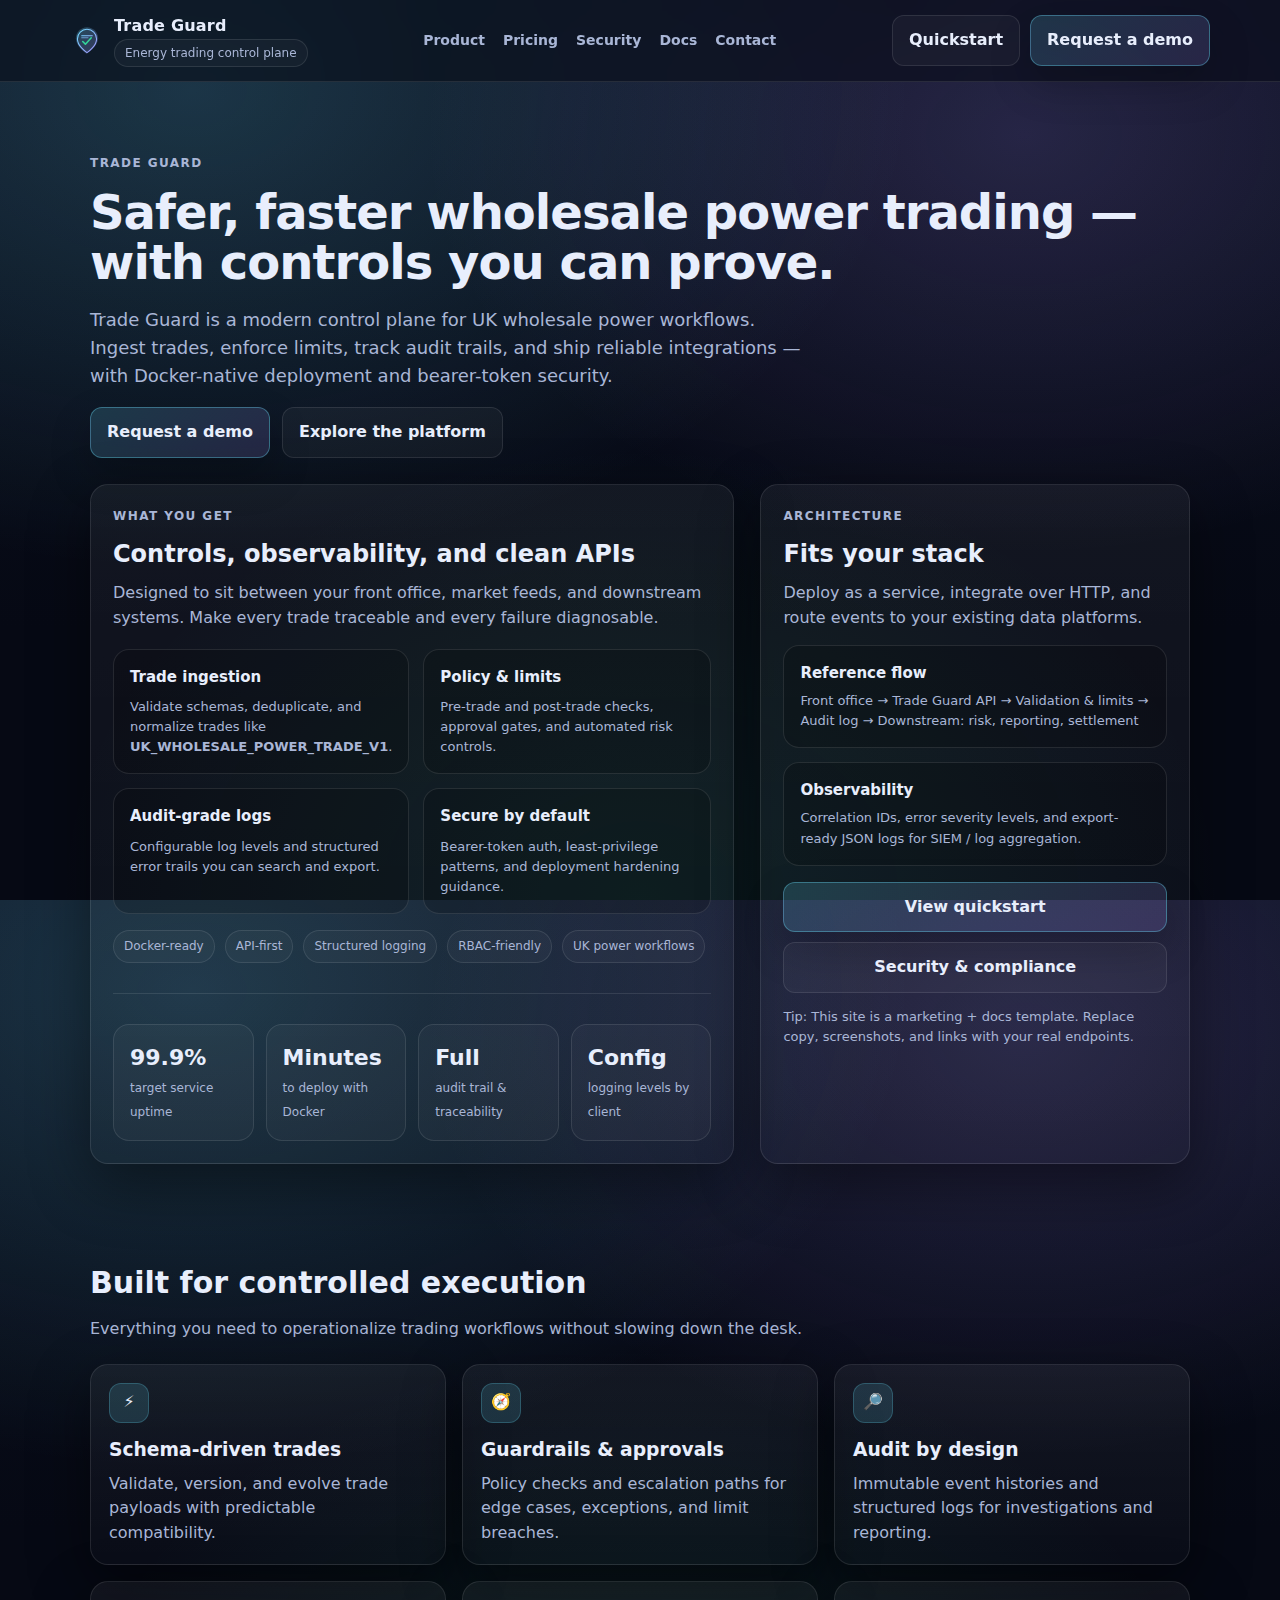
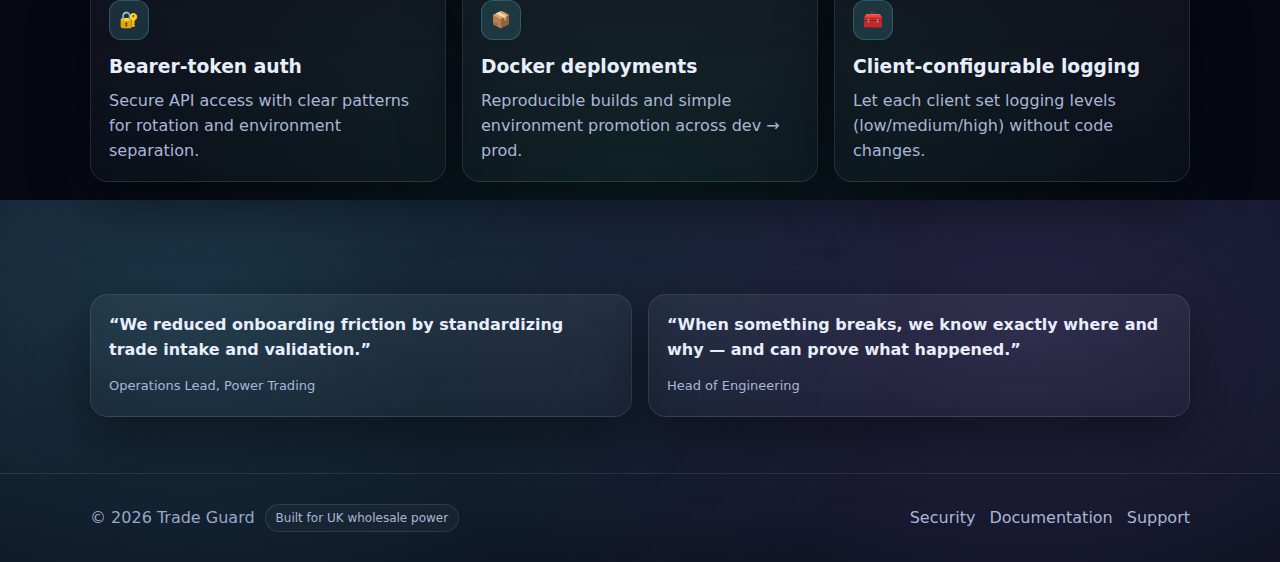
<file: index.html>
<!doctype html>
<html lang="en">
<head>
  <meta charset="utf-8" />
  <meta name="viewport" content="width=device-width, initial-scale=1" />
  <title>Trade Guard — Wholesale Power Trading Controls</title>
  <meta name="description" content="Professional control plane for UK wholesale power trade ingestion, validation, guardrails, and audit logging." />
  <meta property="og:title" content="Trade Guard — Wholesale Power Trading Controls" />
  <meta property="og:description" content="Professional control plane for UK wholesale power trade ingestion, validation, guardrails, and audit logging." />
  <meta property="og:type" content="website" />
  <meta name="theme-color" content="#0b1020" />
  <link rel="icon" href="assets/logo.svg" type="image/svg+xml" />
  <link rel="stylesheet" href="assets/styles.css" />
</head>
<body>

    <header class="nav">
      <div class="container nav-inner">
        <a class="brand" href="index.html">
          
<svg width="64" height="64" viewBox="0 0 64 64" fill="none" xmlns="http://www.w3.org/2000/svg" role="img" aria-label="Trade Guard logo">
  <defs>
    <linearGradient id="g" x1="8" y1="8" x2="56" y2="56" gradientUnits="userSpaceOnUse">
      <stop stop-color="#6ae4ff"/>
      <stop offset="1" stop-color="#a78bfa"/>
    </linearGradient>
  </defs>
  <path d="M32 6C20.4 6 11 15.4 11 27c0 15.6 18.8 28.3 20 29 1.2-.7 22-13.4 22-29C53 15.4 43.6 6 32 6Z" fill="url(#g)" opacity="0.25"/>
  <path d="M32 10c-9.9 0-18 8.1-18 18 0 12.9 14.9 23.9 18 25.9 3.1-2 18-13 18-25.9 0-9.9-8.1-18-18-18Z" stroke="url(#g)" stroke-width="2"/>
  <path d="M24 33l5 5 11-12" stroke="#34d399" stroke-width="3" stroke-linecap="round" stroke-linejoin="round"/>
  <path d="M22 22h20" stroke="url(#g)" stroke-width="2" stroke-linecap="round"/>
  <path d="M22 26h12" stroke="url(#g)" stroke-width="2" stroke-linecap="round" opacity="0.7"/>
</svg>

          <div>
            <div class="brand-name">Trade Guard</div>
            <div class="badge">Energy trading control plane</div>
          </div>
        </a>
        <nav class="menu" aria-label="Primary">
          <a href="product.html" >Product</a>
          <a href="pricing.html" >Pricing</a>
          <a href="security.html" >Security</a>
          <a href="docs.html" >Docs</a>
          <a href="contact.html" >Contact</a>
        </nav>
        <div style="display:flex;gap:10px;align-items:center">
          <a class="cta secondary" href="docs.html#quickstart">Quickstart</a>
          <a class="cta" href="contact.html">Request a demo</a>
          <button id="hamburger" class="hamburger" aria-label="Open menu" aria-expanded="false">☰</button>
        </div>
        <div id="mobileMenu" class="mobile-menu" aria-label="Mobile">
          <a href="product.html">Product</a>
          <a href="pricing.html">Pricing</a>
          <a href="security.html">Security</a>
          <a href="docs.html">Docs</a>
          <a href="contact.html">Contact</a>
          <div class="divider"></div>
          <a href="docs.html#quickstart">Quickstart</a>
          <a href="contact.html">Request a demo</a>
        </div>
      </div>
    </header>
    
<main>

<section class="hero">
  <div class="container">
    <div class="kicker">Trade Guard</div>
    <h1>Safer, faster wholesale power trading —<br/>with controls you can prove.</h1>
    <p class="lead">
      Trade Guard is a modern control plane for UK wholesale power workflows. Ingest trades, enforce limits,
      track audit trails, and ship reliable integrations — with Docker-native deployment and bearer-token security.
    </p>
    <div style="display:flex;gap:12px;flex-wrap:wrap;margin-top:18px">
      <a class="cta" href="contact.html">Request a demo</a>
      <a class="cta secondary" href="product.html">Explore the platform</a>
    </div>

    <div class="hero-grid">
      <div class="panel">
        <div class="panel-inner">
          <div class="kicker">What you get</div>
          <h2 style="margin:10px 0 8px">Controls, observability, and clean APIs</h2>
          <p class="sub" style="margin:0;color:var(--muted)">
            Designed to sit between your front office, market feeds, and downstream systems.
            Make every trade traceable and every failure diagnosable.
          </p>
          <div class="hero-cards">
            <div class="card">
              <h3>Trade ingestion</h3>
              <p>Validate schemas, deduplicate, and normalize trades like <b>UK_WHOLESALE_POWER_TRADE_V1</b>.</p>
            </div>
            <div class="card">
              <h3>Policy & limits</h3>
              <p>Pre-trade and post-trade checks, approval gates, and automated risk controls.</p>
            </div>
            <div class="card">
              <h3>Audit-grade logs</h3>
              <p>Configurable log levels and structured error trails you can search and export.</p>
            </div>
            <div class="card">
              <h3>Secure by default</h3>
              <p>Bearer-token auth, least-privilege patterns, and deployment hardening guidance.</p>
            </div>
          </div>

          <div class="pills">
            <span class="pill">Docker-ready</span>
            <span class="pill">API-first</span>
            <span class="pill">Structured logging</span>
            <span class="pill">RBAC-friendly</span>
            <span class="pill">UK power workflows</span>
          </div>

          <hr class="sep" />

          <div class="stats" aria-label="Highlights">
            <div class="stat"><b>99.9%</b><span>target service uptime</span></div>
            <div class="stat"><b>Minutes</b><span>to deploy with Docker</span></div>
            <div class="stat"><b>Full</b><span>audit trail & traceability</span></div>
            <div class="stat"><b>Config</b><span>logging levels by client</span></div>
          </div>
        </div>
      </div>

      <div class="panel">
        <div class="panel-inner">
          <div class="kicker">Architecture</div>
          <h2 style="margin:10px 0 8px">Fits your stack</h2>
          <p class="sub" style="margin:0;color:var(--muted)">
            Deploy as a service, integrate over HTTP, and route events to your existing data platforms.
          </p>

          <div class="card" style="margin-top:14px">
            <h3 style="margin-bottom:6px">Reference flow</h3>
            <p style="margin:0;color:var(--muted);font-size:13px">
              Front office → Trade Guard API → Validation & limits → Audit log → Downstream: risk, reporting, settlement
            </p>
          </div>

          <div class="card" style="margin-top:14px">
            <h3 style="margin-bottom:6px">Observability</h3>
            <p style="margin:0;color:var(--muted);font-size:13px">
              Correlation IDs, error severity levels, and export-ready JSON logs for SIEM / log aggregation.
            </p>
          </div>

          <div style="margin-top:16px;display:flex;flex-direction:column;gap:10px">
            <a class="cta" href="docs.html#quickstart">View quickstart</a>
            <a class="cta secondary" href="security.html">Security & compliance</a>
          </div>

          <p class="note" style="margin-top:14px">
            Tip: This site is a marketing + docs template. Replace copy, screenshots, and links with your real endpoints.
          </p>
        </div>
      </div>
    </div>
  </div>
</section>

<section class="section" id="features">
  <div class="container">
    <h2>Built for controlled execution</h2>
    <p class="sub">Everything you need to operationalize trading workflows without slowing down the desk.</p>

    <div class="grid3">
      <div class="panel feature">
        <div class="icon">⚡</div>
        <h3>Schema-driven trades</h3>
        <p>Validate, version, and evolve trade payloads with predictable compatibility.</p>
      </div>
      <div class="panel feature">
        <div class="icon">🧭</div>
        <h3>Guardrails & approvals</h3>
        <p>Policy checks and escalation paths for edge cases, exceptions, and limit breaches.</p>
      </div>
      <div class="panel feature">
        <div class="icon">🔎</div>
        <h3>Audit by design</h3>
        <p>Immutable event histories and structured logs for investigations and reporting.</p>
      </div>
      <div class="panel feature">
        <div class="icon">🔐</div>
        <h3>Bearer-token auth</h3>
        <p>Secure API access with clear patterns for rotation and environment separation.</p>
      </div>
      <div class="panel feature">
        <div class="icon">📦</div>
        <h3>Docker deployments</h3>
        <p>Reproducible builds and simple environment promotion across dev → prod.</p>
      </div>
      <div class="panel feature">
        <div class="icon">🧰</div>
        <h3>Client-configurable logging</h3>
        <p>Let each client set logging levels (low/medium/high) without code changes.</p>
      </div>
    </div>
  </div>
</section>

<section class="section">
  <div class="container">
    <div class="grid2">
      <div class="panel quote">
        <p>“We reduced onboarding friction by standardizing trade intake and validation.”</p>
        <span>Operations Lead, Power Trading</span>
      </div>
      <div class="panel quote">
        <p>“When something breaks, we know exactly where and why — and can prove what happened.”</p>
        <span>Head of Engineering</span>
      </div>
    </div>
  </div>
</section>

</main>

    <footer class="footer">
      <div class="container" style="display:flex;flex-wrap:wrap;gap:14px;align-items:center;justify-content:space-between">
        <div style="display:flex;gap:10px;align-items:center">
          <span style="opacity:.9">© <span id="y"></span> Trade Guard</span>
          <span class="badge">Built for UK wholesale power</span>
        </div>
        <div style="display:flex;gap:14px;flex-wrap:wrap">
          <a href="security.html">Security</a>
          <a href="docs.html">Documentation</a>
          <a href="contact.html">Support</a>
        </div>
      </div>
      <script>document.getElementById('y').textContent = new Date().getFullYear();</script>
    </footer>
    <div id="toast" class="toast" role="status" aria-live="polite">
      <h4 id="toastTitle">Saved</h4>
      <p id="toastMsg">Done.</p>
    </div>
    
<script src="assets/scripts.js"></script>
</body>
</html>
</file>
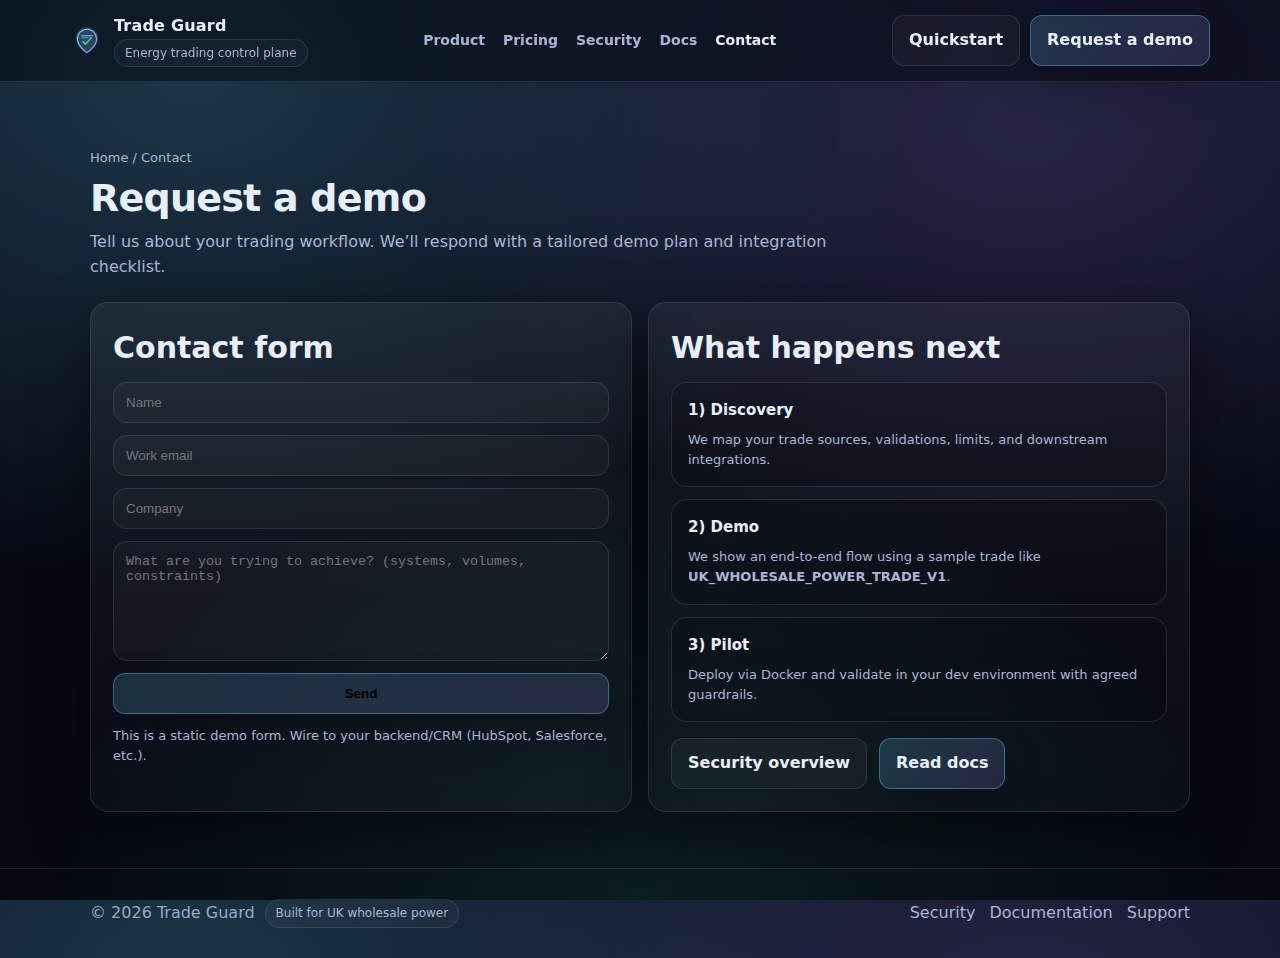
<file: contact.html>
<!doctype html>
<html lang="en">
<head>
  <meta charset="utf-8" />
  <meta name="viewport" content="width=device-width, initial-scale=1" />
  <title>Contact Trade Guard</title>
  <meta name="description" content="Request a demo of Trade Guard for UK wholesale power trading workflows." />
  <meta property="og:title" content="Contact Trade Guard" />
  <meta property="og:description" content="Request a demo of Trade Guard for UK wholesale power trading workflows." />
  <meta property="og:type" content="website" />
  <meta name="theme-color" content="#0b1020" />
  <link rel="icon" href="assets/logo.svg" type="image/svg+xml" />
  <link rel="stylesheet" href="assets/styles.css" />
</head>
<body>

    <header class="nav">
      <div class="container nav-inner">
        <a class="brand" href="index.html">
          
<svg width="64" height="64" viewBox="0 0 64 64" fill="none" xmlns="http://www.w3.org/2000/svg" role="img" aria-label="Trade Guard logo">
  <defs>
    <linearGradient id="g" x1="8" y1="8" x2="56" y2="56" gradientUnits="userSpaceOnUse">
      <stop stop-color="#6ae4ff"/>
      <stop offset="1" stop-color="#a78bfa"/>
    </linearGradient>
  </defs>
  <path d="M32 6C20.4 6 11 15.4 11 27c0 15.6 18.8 28.3 20 29 1.2-.7 22-13.4 22-29C53 15.4 43.6 6 32 6Z" fill="url(#g)" opacity="0.25"/>
  <path d="M32 10c-9.9 0-18 8.1-18 18 0 12.9 14.9 23.9 18 25.9 3.1-2 18-13 18-25.9 0-9.9-8.1-18-18-18Z" stroke="url(#g)" stroke-width="2"/>
  <path d="M24 33l5 5 11-12" stroke="#34d399" stroke-width="3" stroke-linecap="round" stroke-linejoin="round"/>
  <path d="M22 22h20" stroke="url(#g)" stroke-width="2" stroke-linecap="round"/>
  <path d="M22 26h12" stroke="url(#g)" stroke-width="2" stroke-linecap="round" opacity="0.7"/>
</svg>

          <div>
            <div class="brand-name">Trade Guard</div>
            <div class="badge">Energy trading control plane</div>
          </div>
        </a>
        <nav class="menu" aria-label="Primary">
          <a href="product.html" >Product</a>
          <a href="pricing.html" >Pricing</a>
          <a href="security.html" >Security</a>
          <a href="docs.html" >Docs</a>
          <a href="contact.html" style="color: var(--text)">Contact</a>
        </nav>
        <div style="display:flex;gap:10px;align-items:center">
          <a class="cta secondary" href="docs.html#quickstart">Quickstart</a>
          <a class="cta" href="contact.html">Request a demo</a>
          <button id="hamburger" class="hamburger" aria-label="Open menu" aria-expanded="false">☰</button>
        </div>
        <div id="mobileMenu" class="mobile-menu" aria-label="Mobile">
          <a href="product.html">Product</a>
          <a href="pricing.html">Pricing</a>
          <a href="security.html">Security</a>
          <a href="docs.html">Docs</a>
          <a href="contact.html">Contact</a>
          <div class="divider"></div>
          <a href="docs.html#quickstart">Quickstart</a>
          <a href="contact.html">Request a demo</a>
        </div>
      </div>
    </header>
    
<main>

<section class="section">
  <div class="container">
    <div class="breadcrumbs"><a href="index.html">Home</a> / Contact</div>
    <h1 class="page-title">Request a demo</h1>
    <p class="sub">Tell us about your trading workflow. We’ll respond with a tailored demo plan and integration checklist.</p>

    <div class="grid2">
      <div class="panel">
        <div class="panel-inner">
          <h2 style="margin:0 0 10px">Contact form</h2>
          <form id="contactForm" class="form">
            <input class="input" name="name" placeholder="Name" required />
            <input class="input" name="email" type="email" placeholder="Work email" required />
            <input class="input" name="company" placeholder="Company" />
            <textarea class="input" name="message" placeholder="What are you trying to achieve? (systems, volumes, constraints)"></textarea>
            <button class="cta" type="submit">Send</button>
            <div class="note">This is a static demo form. Wire to your backend/CRM (HubSpot, Salesforce, etc.).</div>
          </form>
        </div>
      </div>

      <div class="panel">
        <div class="panel-inner">
          <h2 style="margin:0 0 10px">What happens next</h2>
          <div class="card">
            <h3>1) Discovery</h3>
            <p>We map your trade sources, validations, limits, and downstream integrations.</p>
          </div>
          <div class="card" style="margin-top:12px">
            <h3>2) Demo</h3>
            <p>We show an end-to-end flow using a sample trade like <b>UK_WHOLESALE_POWER_TRADE_V1</b>.</p>
          </div>
          <div class="card" style="margin-top:12px">
            <h3>3) Pilot</h3>
            <p>Deploy via Docker and validate in your dev environment with agreed guardrails.</p>
          </div>

          <div style="margin-top:16px;display:flex;gap:12px;flex-wrap:wrap">
            <a class="cta secondary" href="security.html">Security overview</a>
            <a class="cta" href="docs.html">Read docs</a>
          </div>
        </div>
      </div>
    </div>
  </div>
</section>

</main>

    <footer class="footer">
      <div class="container" style="display:flex;flex-wrap:wrap;gap:14px;align-items:center;justify-content:space-between">
        <div style="display:flex;gap:10px;align-items:center">
          <span style="opacity:.9">© <span id="y"></span> Trade Guard</span>
          <span class="badge">Built for UK wholesale power</span>
        </div>
        <div style="display:flex;gap:14px;flex-wrap:wrap">
          <a href="security.html">Security</a>
          <a href="docs.html">Documentation</a>
          <a href="contact.html">Support</a>
        </div>
      </div>
      <script>document.getElementById('y').textContent = new Date().getFullYear();</script>
    </footer>
    <div id="toast" class="toast" role="status" aria-live="polite">
      <h4 id="toastTitle">Saved</h4>
      <p id="toastMsg">Done.</p>
    </div>
    
<script src="assets/scripts.js"></script>
</body>
</html>
</file>
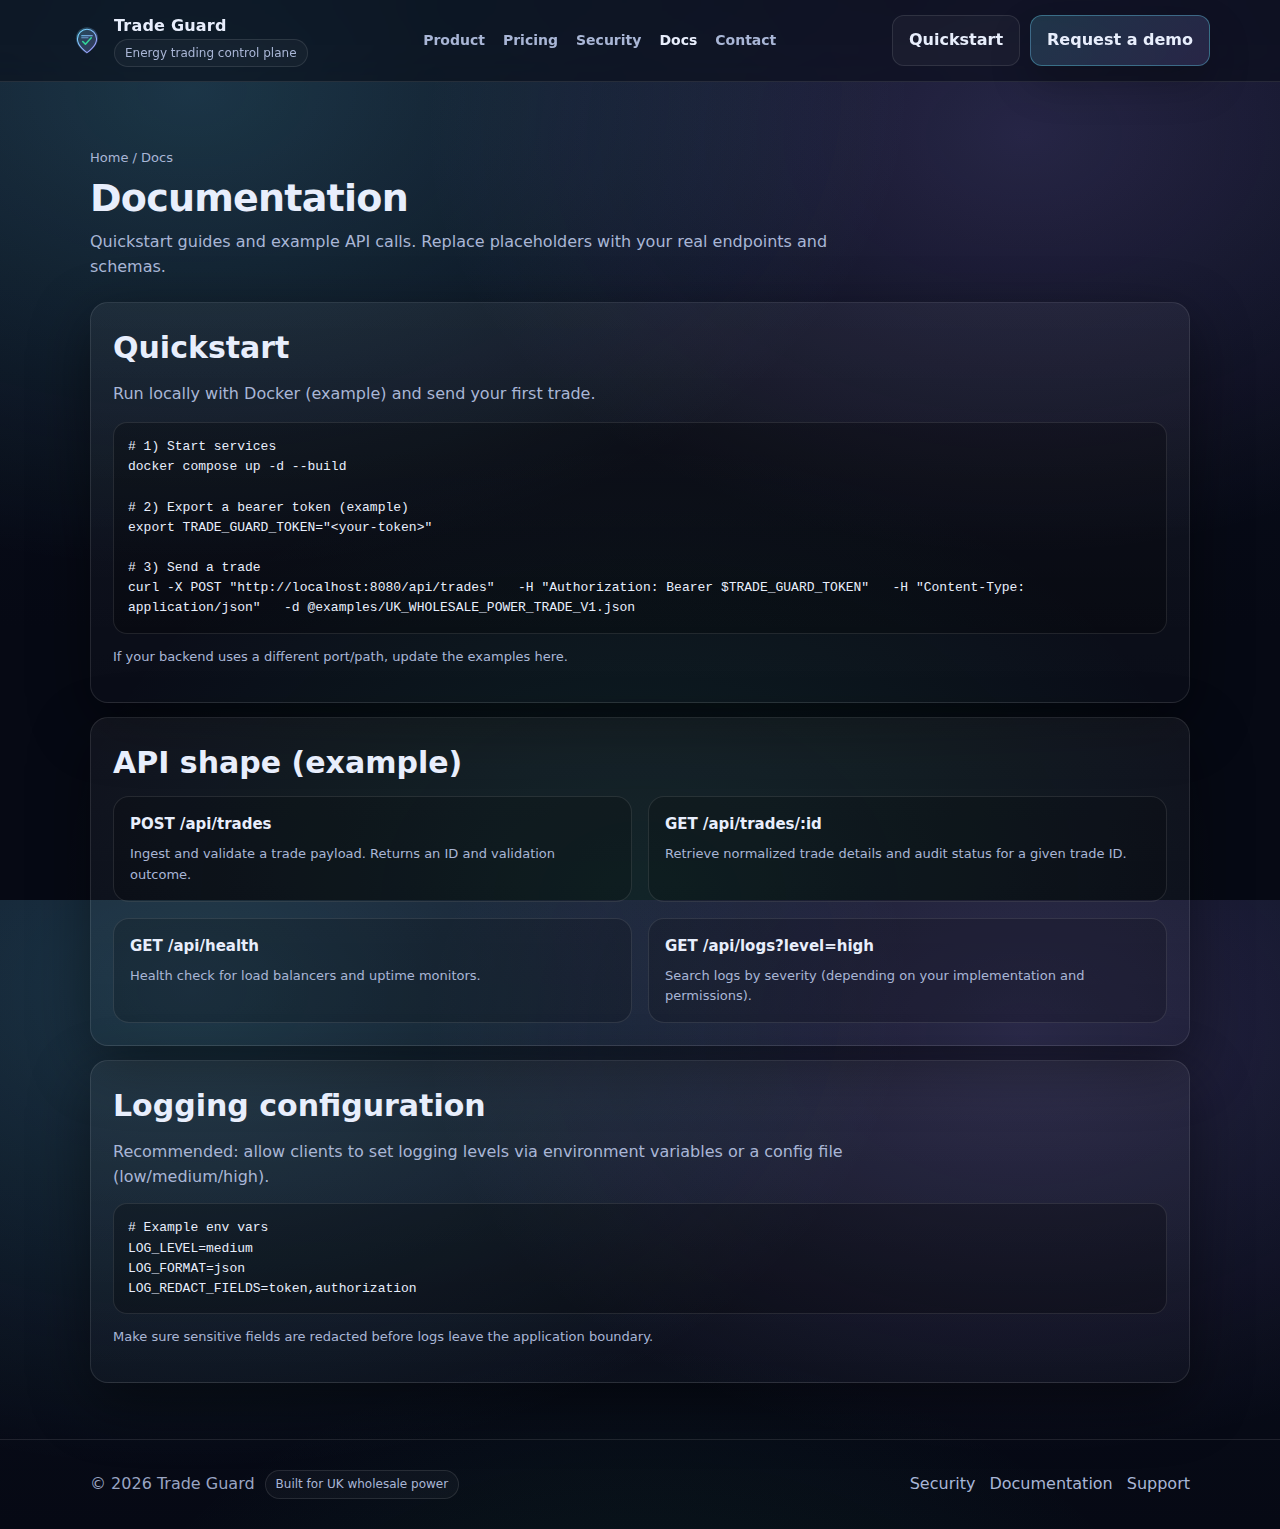
<file: docs.html>
<!doctype html>
<html lang="en">
<head>
  <meta charset="utf-8" />
  <meta name="viewport" content="width=device-width, initial-scale=1" />
  <title>Trade Guard Docs</title>
  <meta name="description" content="Quickstart, API examples, and logging configuration guidance." />
  <meta property="og:title" content="Trade Guard Docs" />
  <meta property="og:description" content="Quickstart, API examples, and logging configuration guidance." />
  <meta property="og:type" content="website" />
  <meta name="theme-color" content="#0b1020" />
  <link rel="icon" href="assets/logo.svg" type="image/svg+xml" />
  <link rel="stylesheet" href="assets/styles.css" />
</head>
<body>

    <header class="nav">
      <div class="container nav-inner">
        <a class="brand" href="index.html">
          
<svg width="64" height="64" viewBox="0 0 64 64" fill="none" xmlns="http://www.w3.org/2000/svg" role="img" aria-label="Trade Guard logo">
  <defs>
    <linearGradient id="g" x1="8" y1="8" x2="56" y2="56" gradientUnits="userSpaceOnUse">
      <stop stop-color="#6ae4ff"/>
      <stop offset="1" stop-color="#a78bfa"/>
    </linearGradient>
  </defs>
  <path d="M32 6C20.4 6 11 15.4 11 27c0 15.6 18.8 28.3 20 29 1.2-.7 22-13.4 22-29C53 15.4 43.6 6 32 6Z" fill="url(#g)" opacity="0.25"/>
  <path d="M32 10c-9.9 0-18 8.1-18 18 0 12.9 14.9 23.9 18 25.9 3.1-2 18-13 18-25.9 0-9.9-8.1-18-18-18Z" stroke="url(#g)" stroke-width="2"/>
  <path d="M24 33l5 5 11-12" stroke="#34d399" stroke-width="3" stroke-linecap="round" stroke-linejoin="round"/>
  <path d="M22 22h20" stroke="url(#g)" stroke-width="2" stroke-linecap="round"/>
  <path d="M22 26h12" stroke="url(#g)" stroke-width="2" stroke-linecap="round" opacity="0.7"/>
</svg>

          <div>
            <div class="brand-name">Trade Guard</div>
            <div class="badge">Energy trading control plane</div>
          </div>
        </a>
        <nav class="menu" aria-label="Primary">
          <a href="product.html" >Product</a>
          <a href="pricing.html" >Pricing</a>
          <a href="security.html" >Security</a>
          <a href="docs.html" style="color: var(--text)">Docs</a>
          <a href="contact.html" >Contact</a>
        </nav>
        <div style="display:flex;gap:10px;align-items:center">
          <a class="cta secondary" href="docs.html#quickstart">Quickstart</a>
          <a class="cta" href="contact.html">Request a demo</a>
          <button id="hamburger" class="hamburger" aria-label="Open menu" aria-expanded="false">☰</button>
        </div>
        <div id="mobileMenu" class="mobile-menu" aria-label="Mobile">
          <a href="product.html">Product</a>
          <a href="pricing.html">Pricing</a>
          <a href="security.html">Security</a>
          <a href="docs.html">Docs</a>
          <a href="contact.html">Contact</a>
          <div class="divider"></div>
          <a href="docs.html#quickstart">Quickstart</a>
          <a href="contact.html">Request a demo</a>
        </div>
      </div>
    </header>
    
<main>

<section class="section">
  <div class="container">
    <div class="breadcrumbs"><a href="index.html">Home</a> / Docs</div>
    <h1 class="page-title">Documentation</h1>
    <p class="sub">Quickstart guides and example API calls. Replace placeholders with your real endpoints and schemas.</p>

    <div class="panel" id="quickstart">
      <div class="panel-inner">
        <h2 style="margin:0 0 10px">Quickstart</h2>
        <p class="sub" style="margin:0 0 16px">Run locally with Docker (example) and send your first trade.</p>

<pre style="white-space:pre-wrap;word-break:break-word;background:rgba(0,0,0,.25);border:1px solid var(--border);padding:14px;border-radius:14px;color:#e8eefc;overflow:auto"><code># 1) Start services
docker compose up -d --build

# 2) Export a bearer token (example)
export TRADE_GUARD_TOKEN="&lt;your-token&gt;"

# 3) Send a trade
curl -X POST "http://localhost:8080/api/trades"   -H "Authorization: Bearer $TRADE_GUARD_TOKEN"   -H "Content-Type: application/json"   -d @examples/UK_WHOLESALE_POWER_TRADE_V1.json
</code></pre>

        <p class="note">If your backend uses a different port/path, update the examples here.</p>
      </div>
    </div>

    <div style="height:14px"></div>

    <div class="panel" id="api">
      <div class="panel-inner">
        <h2 style="margin:0 0 10px">API shape (example)</h2>
        <div class="grid2">
          <div class="card">
            <h3>POST /api/trades</h3>
            <p>Ingest and validate a trade payload. Returns an ID and validation outcome.</p>
          </div>
          <div class="card">
            <h3>GET /api/trades/:id</h3>
            <p>Retrieve normalized trade details and audit status for a given trade ID.</p>
          </div>
          <div class="card">
            <h3>GET /api/health</h3>
            <p>Health check for load balancers and uptime monitors.</p>
          </div>
          <div class="card">
            <h3>GET /api/logs?level=high</h3>
            <p>Search logs by severity (depending on your implementation and permissions).</p>
          </div>
        </div>
      </div>
    </div>

    <div style="height:14px"></div>

    <div class="panel" id="logging">
      <div class="panel-inner">
        <h2 style="margin:0 0 10px">Logging configuration</h2>
        <p class="sub" style="margin:0 0 14px">
          Recommended: allow clients to set logging levels via environment variables or a config file (low/medium/high).
        </p>

<pre style="white-space:pre-wrap;word-break:break-word;background:rgba(0,0,0,.25);border:1px solid var(--border);padding:14px;border-radius:14px;color:#e8eefc;overflow:auto"><code># Example env vars
LOG_LEVEL=medium
LOG_FORMAT=json
LOG_REDACT_FIELDS=token,authorization
</code></pre>

        <p class="note">Make sure sensitive fields are redacted before logs leave the application boundary.</p>
      </div>
    </div>
  </div>
</section>

</main>

    <footer class="footer">
      <div class="container" style="display:flex;flex-wrap:wrap;gap:14px;align-items:center;justify-content:space-between">
        <div style="display:flex;gap:10px;align-items:center">
          <span style="opacity:.9">© <span id="y"></span> Trade Guard</span>
          <span class="badge">Built for UK wholesale power</span>
        </div>
        <div style="display:flex;gap:14px;flex-wrap:wrap">
          <a href="security.html">Security</a>
          <a href="docs.html">Documentation</a>
          <a href="contact.html">Support</a>
        </div>
      </div>
      <script>document.getElementById('y').textContent = new Date().getFullYear();</script>
    </footer>
    <div id="toast" class="toast" role="status" aria-live="polite">
      <h4 id="toastTitle">Saved</h4>
      <p id="toastMsg">Done.</p>
    </div>
    
<script src="assets/scripts.js"></script>
</body>
</html>
</file>
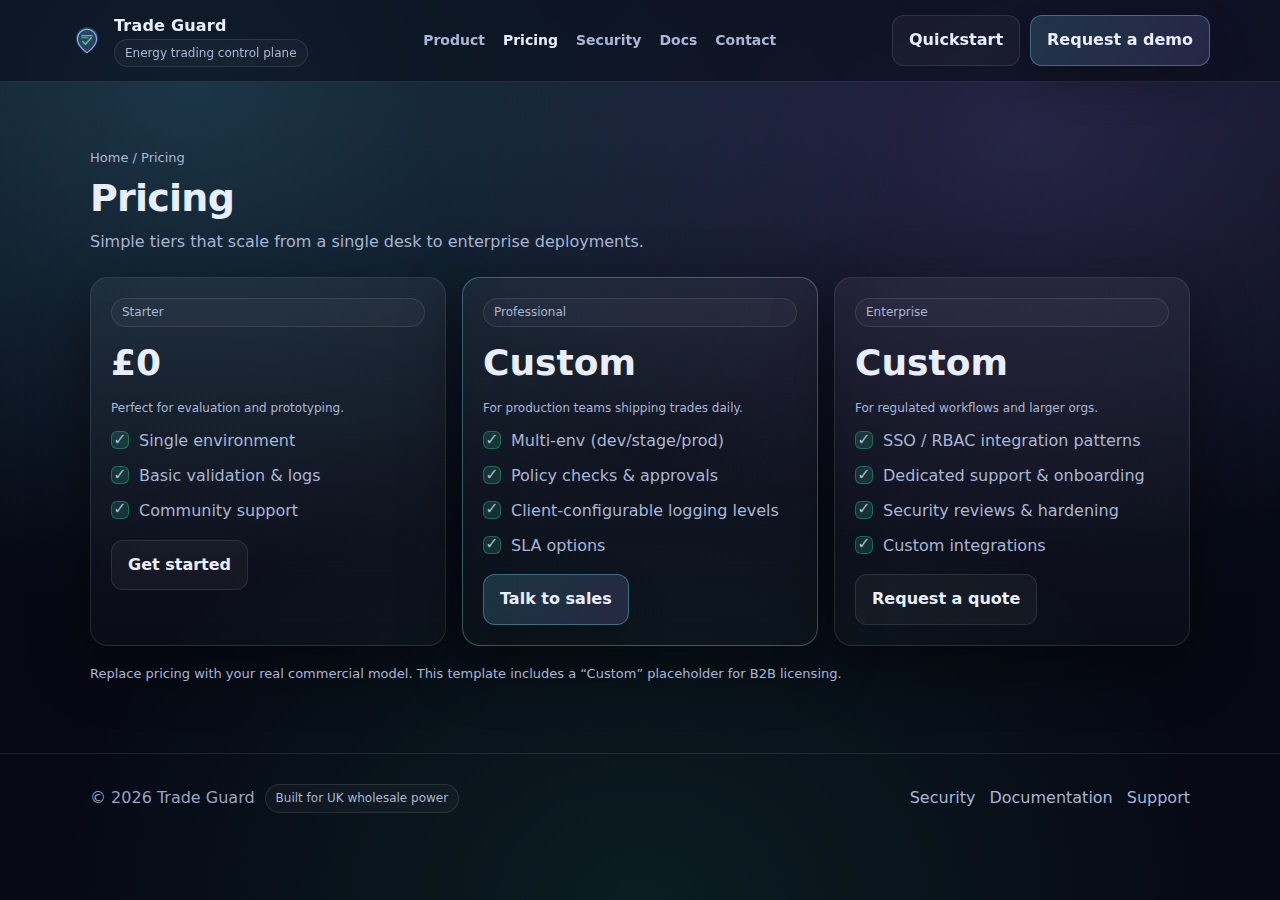
<file: pricing.html>
<!doctype html>
<html lang="en">
<head>
  <meta charset="utf-8" />
  <meta name="viewport" content="width=device-width, initial-scale=1" />
  <title>Trade Guard Pricing</title>
  <meta name="description" content="Simple tiers for evaluation, production, and enterprise deployments." />
  <meta property="og:title" content="Trade Guard Pricing" />
  <meta property="og:description" content="Simple tiers for evaluation, production, and enterprise deployments." />
  <meta property="og:type" content="website" />
  <meta name="theme-color" content="#0b1020" />
  <link rel="icon" href="assets/logo.svg" type="image/svg+xml" />
  <link rel="stylesheet" href="assets/styles.css" />
</head>
<body>

    <header class="nav">
      <div class="container nav-inner">
        <a class="brand" href="index.html">
          
<svg width="64" height="64" viewBox="0 0 64 64" fill="none" xmlns="http://www.w3.org/2000/svg" role="img" aria-label="Trade Guard logo">
  <defs>
    <linearGradient id="g" x1="8" y1="8" x2="56" y2="56" gradientUnits="userSpaceOnUse">
      <stop stop-color="#6ae4ff"/>
      <stop offset="1" stop-color="#a78bfa"/>
    </linearGradient>
  </defs>
  <path d="M32 6C20.4 6 11 15.4 11 27c0 15.6 18.8 28.3 20 29 1.2-.7 22-13.4 22-29C53 15.4 43.6 6 32 6Z" fill="url(#g)" opacity="0.25"/>
  <path d="M32 10c-9.9 0-18 8.1-18 18 0 12.9 14.9 23.9 18 25.9 3.1-2 18-13 18-25.9 0-9.9-8.1-18-18-18Z" stroke="url(#g)" stroke-width="2"/>
  <path d="M24 33l5 5 11-12" stroke="#34d399" stroke-width="3" stroke-linecap="round" stroke-linejoin="round"/>
  <path d="M22 22h20" stroke="url(#g)" stroke-width="2" stroke-linecap="round"/>
  <path d="M22 26h12" stroke="url(#g)" stroke-width="2" stroke-linecap="round" opacity="0.7"/>
</svg>

          <div>
            <div class="brand-name">Trade Guard</div>
            <div class="badge">Energy trading control plane</div>
          </div>
        </a>
        <nav class="menu" aria-label="Primary">
          <a href="product.html" >Product</a>
          <a href="pricing.html" style="color: var(--text)">Pricing</a>
          <a href="security.html" >Security</a>
          <a href="docs.html" >Docs</a>
          <a href="contact.html" >Contact</a>
        </nav>
        <div style="display:flex;gap:10px;align-items:center">
          <a class="cta secondary" href="docs.html#quickstart">Quickstart</a>
          <a class="cta" href="contact.html">Request a demo</a>
          <button id="hamburger" class="hamburger" aria-label="Open menu" aria-expanded="false">☰</button>
        </div>
        <div id="mobileMenu" class="mobile-menu" aria-label="Mobile">
          <a href="product.html">Product</a>
          <a href="pricing.html">Pricing</a>
          <a href="security.html">Security</a>
          <a href="docs.html">Docs</a>
          <a href="contact.html">Contact</a>
          <div class="divider"></div>
          <a href="docs.html#quickstart">Quickstart</a>
          <a href="contact.html">Request a demo</a>
        </div>
      </div>
    </header>
    
<main>

<section class="section">
  <div class="container">
    <div class="breadcrumbs"><a href="index.html">Home</a> / Pricing</div>
    <h1 class="page-title">Pricing</h1>
    <p class="sub">Simple tiers that scale from a single desk to enterprise deployments.</p>

    <div class="grid3">
      <div class="panel pricing">
        <div class="badge">Starter</div>
        <div class="price">£0</div>
        <div class="small">Perfect for evaluation and prototyping.</div>
        <ul class="clean">
          <li><span class="check">✓</span><span>Single environment</span></li>
          <li><span class="check">✓</span><span>Basic validation & logs</span></li>
          <li><span class="check">✓</span><span>Community support</span></li>
        </ul>
        <div style="margin-top:16px"><a class="cta secondary" href="docs.html#quickstart">Get started</a></div>
      </div>

      <div class="panel pricing" style="border:1px solid rgba(106,228,255,.35)">
        <div class="badge">Professional</div>
        <div class="price">Custom</div>
        <div class="small">For production teams shipping trades daily.</div>
        <ul class="clean">
          <li><span class="check">✓</span><span>Multi-env (dev/stage/prod)</span></li>
          <li><span class="check">✓</span><span>Policy checks & approvals</span></li>
          <li><span class="check">✓</span><span>Client-configurable logging levels</span></li>
          <li><span class="check">✓</span><span>SLA options</span></li>
        </ul>
        <div style="margin-top:16px"><a class="cta" href="contact.html">Talk to sales</a></div>
      </div>

      <div class="panel pricing">
        <div class="badge">Enterprise</div>
        <div class="price">Custom</div>
        <div class="small">For regulated workflows and larger orgs.</div>
        <ul class="clean">
          <li><span class="check">✓</span><span>SSO / RBAC integration patterns</span></li>
          <li><span class="check">✓</span><span>Dedicated support & onboarding</span></li>
          <li><span class="check">✓</span><span>Security reviews & hardening</span></li>
          <li><span class="check">✓</span><span>Custom integrations</span></li>
        </ul>
        <div style="margin-top:16px"><a class="cta secondary" href="contact.html">Request a quote</a></div>
      </div>
    </div>

    <p class="note" style="margin-top:18px">
      Replace pricing with your real commercial model. This template includes a “Custom” placeholder for B2B licensing.
    </p>
  </div>
</section>

</main>

    <footer class="footer">
      <div class="container" style="display:flex;flex-wrap:wrap;gap:14px;align-items:center;justify-content:space-between">
        <div style="display:flex;gap:10px;align-items:center">
          <span style="opacity:.9">© <span id="y"></span> Trade Guard</span>
          <span class="badge">Built for UK wholesale power</span>
        </div>
        <div style="display:flex;gap:14px;flex-wrap:wrap">
          <a href="security.html">Security</a>
          <a href="docs.html">Documentation</a>
          <a href="contact.html">Support</a>
        </div>
      </div>
      <script>document.getElementById('y').textContent = new Date().getFullYear();</script>
    </footer>
    <div id="toast" class="toast" role="status" aria-live="polite">
      <h4 id="toastTitle">Saved</h4>
      <p id="toastMsg">Done.</p>
    </div>
    
<script src="assets/scripts.js"></script>
</body>
</html>
</file>
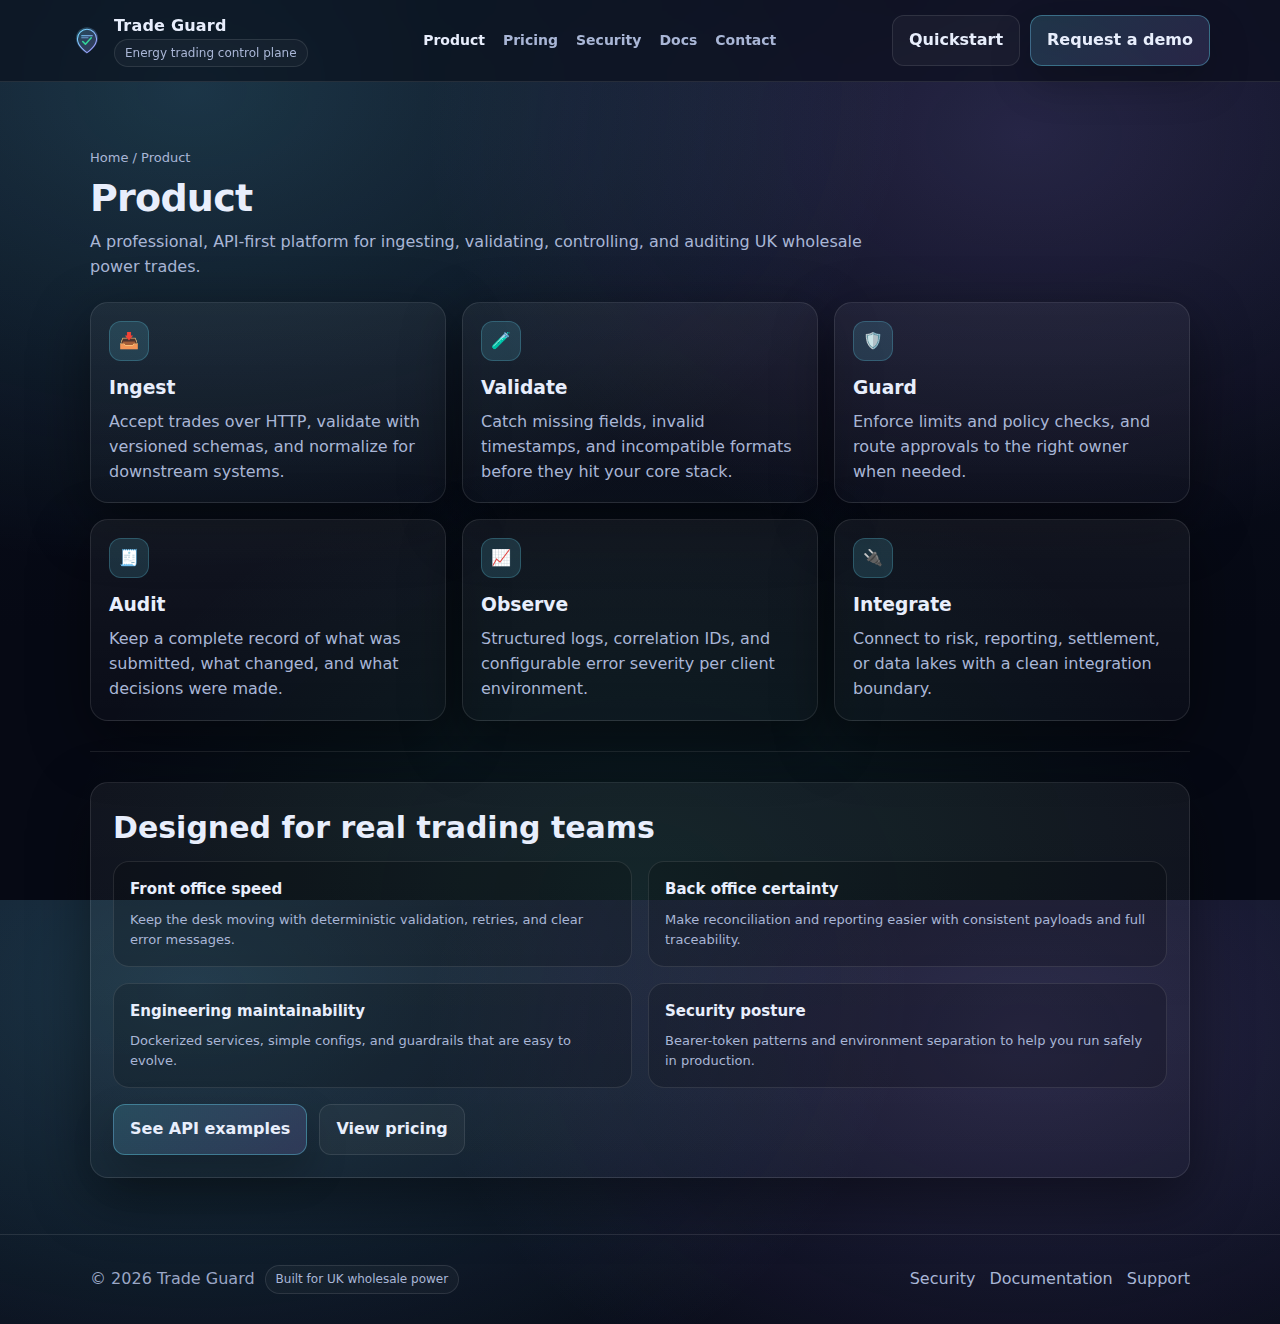
<file: product.html>
<!doctype html>
<html lang="en">
<head>
  <meta charset="utf-8" />
  <meta name="viewport" content="width=device-width, initial-scale=1" />
  <title>Trade Guard Product</title>
  <meta name="description" content="Explore Trade Guard capabilities: ingest, validate, guard, audit, and integrate energy trading workflows." />
  <meta property="og:title" content="Trade Guard Product" />
  <meta property="og:description" content="Explore Trade Guard capabilities: ingest, validate, guard, audit, and integrate energy trading workflows." />
  <meta property="og:type" content="website" />
  <meta name="theme-color" content="#0b1020" />
  <link rel="icon" href="assets/logo.svg" type="image/svg+xml" />
  <link rel="stylesheet" href="assets/styles.css" />
</head>
<body>

    <header class="nav">
      <div class="container nav-inner">
        <a class="brand" href="index.html">
          
<svg width="64" height="64" viewBox="0 0 64 64" fill="none" xmlns="http://www.w3.org/2000/svg" role="img" aria-label="Trade Guard logo">
  <defs>
    <linearGradient id="g" x1="8" y1="8" x2="56" y2="56" gradientUnits="userSpaceOnUse">
      <stop stop-color="#6ae4ff"/>
      <stop offset="1" stop-color="#a78bfa"/>
    </linearGradient>
  </defs>
  <path d="M32 6C20.4 6 11 15.4 11 27c0 15.6 18.8 28.3 20 29 1.2-.7 22-13.4 22-29C53 15.4 43.6 6 32 6Z" fill="url(#g)" opacity="0.25"/>
  <path d="M32 10c-9.9 0-18 8.1-18 18 0 12.9 14.9 23.9 18 25.9 3.1-2 18-13 18-25.9 0-9.9-8.1-18-18-18Z" stroke="url(#g)" stroke-width="2"/>
  <path d="M24 33l5 5 11-12" stroke="#34d399" stroke-width="3" stroke-linecap="round" stroke-linejoin="round"/>
  <path d="M22 22h20" stroke="url(#g)" stroke-width="2" stroke-linecap="round"/>
  <path d="M22 26h12" stroke="url(#g)" stroke-width="2" stroke-linecap="round" opacity="0.7"/>
</svg>

          <div>
            <div class="brand-name">Trade Guard</div>
            <div class="badge">Energy trading control plane</div>
          </div>
        </a>
        <nav class="menu" aria-label="Primary">
          <a href="product.html" style="color: var(--text)">Product</a>
          <a href="pricing.html" >Pricing</a>
          <a href="security.html" >Security</a>
          <a href="docs.html" >Docs</a>
          <a href="contact.html" >Contact</a>
        </nav>
        <div style="display:flex;gap:10px;align-items:center">
          <a class="cta secondary" href="docs.html#quickstart">Quickstart</a>
          <a class="cta" href="contact.html">Request a demo</a>
          <button id="hamburger" class="hamburger" aria-label="Open menu" aria-expanded="false">☰</button>
        </div>
        <div id="mobileMenu" class="mobile-menu" aria-label="Mobile">
          <a href="product.html">Product</a>
          <a href="pricing.html">Pricing</a>
          <a href="security.html">Security</a>
          <a href="docs.html">Docs</a>
          <a href="contact.html">Contact</a>
          <div class="divider"></div>
          <a href="docs.html#quickstart">Quickstart</a>
          <a href="contact.html">Request a demo</a>
        </div>
      </div>
    </header>
    
<main>

<section class="section">
  <div class="container">
    <div class="breadcrumbs"><a href="index.html">Home</a> / Product</div>
    <h1 class="page-title">Product</h1>
    <p class="sub">A professional, API-first platform for ingesting, validating, controlling, and auditing UK wholesale power trades.</p>

    <div class="grid3">
      <div class="panel feature">
        <div class="icon">📥</div>
        <h3>Ingest</h3>
        <p>Accept trades over HTTP, validate with versioned schemas, and normalize for downstream systems.</p>
      </div>
      <div class="panel feature">
        <div class="icon">🧪</div>
        <h3>Validate</h3>
        <p>Catch missing fields, invalid timestamps, and incompatible formats before they hit your core stack.</p>
      </div>
      <div class="panel feature">
        <div class="icon">🛡️</div>
        <h3>Guard</h3>
        <p>Enforce limits and policy checks, and route approvals to the right owner when needed.</p>
      </div>
      <div class="panel feature">
        <div class="icon">🧾</div>
        <h3>Audit</h3>
        <p>Keep a complete record of what was submitted, what changed, and what decisions were made.</p>
      </div>
      <div class="panel feature">
        <div class="icon">📈</div>
        <h3>Observe</h3>
        <p>Structured logs, correlation IDs, and configurable error severity per client environment.</p>
      </div>
      <div class="panel feature">
        <div class="icon">🔌</div>
        <h3>Integrate</h3>
        <p>Connect to risk, reporting, settlement, or data lakes with a clean integration boundary.</p>
      </div>
    </div>

    <hr class="sep" />

    <div class="panel">
      <div class="panel-inner">
        <h2 style="margin:0 0 10px">Designed for real trading teams</h2>
        <div class="grid2">
          <div class="card">
            <h3>Front office speed</h3>
            <p>Keep the desk moving with deterministic validation, retries, and clear error messages.</p>
          </div>
          <div class="card">
            <h3>Back office certainty</h3>
            <p>Make reconciliation and reporting easier with consistent payloads and full traceability.</p>
          </div>
          <div class="card">
            <h3>Engineering maintainability</h3>
            <p>Dockerized services, simple configs, and guardrails that are easy to evolve.</p>
          </div>
          <div class="card">
            <h3>Security posture</h3>
            <p>Bearer-token patterns and environment separation to help you run safely in production.</p>
          </div>
        </div>

        <div style="display:flex;gap:12px;flex-wrap:wrap;margin-top:16px">
          <a class="cta" href="docs.html#api">See API examples</a>
          <a class="cta secondary" href="pricing.html">View pricing</a>
        </div>
      </div>
    </div>
  </div>
</section>

</main>

    <footer class="footer">
      <div class="container" style="display:flex;flex-wrap:wrap;gap:14px;align-items:center;justify-content:space-between">
        <div style="display:flex;gap:10px;align-items:center">
          <span style="opacity:.9">© <span id="y"></span> Trade Guard</span>
          <span class="badge">Built for UK wholesale power</span>
        </div>
        <div style="display:flex;gap:14px;flex-wrap:wrap">
          <a href="security.html">Security</a>
          <a href="docs.html">Documentation</a>
          <a href="contact.html">Support</a>
        </div>
      </div>
      <script>document.getElementById('y').textContent = new Date().getFullYear();</script>
    </footer>
    <div id="toast" class="toast" role="status" aria-live="polite">
      <h4 id="toastTitle">Saved</h4>
      <p id="toastMsg">Done.</p>
    </div>
    
<script src="assets/scripts.js"></script>
</body>
</html>
</file>
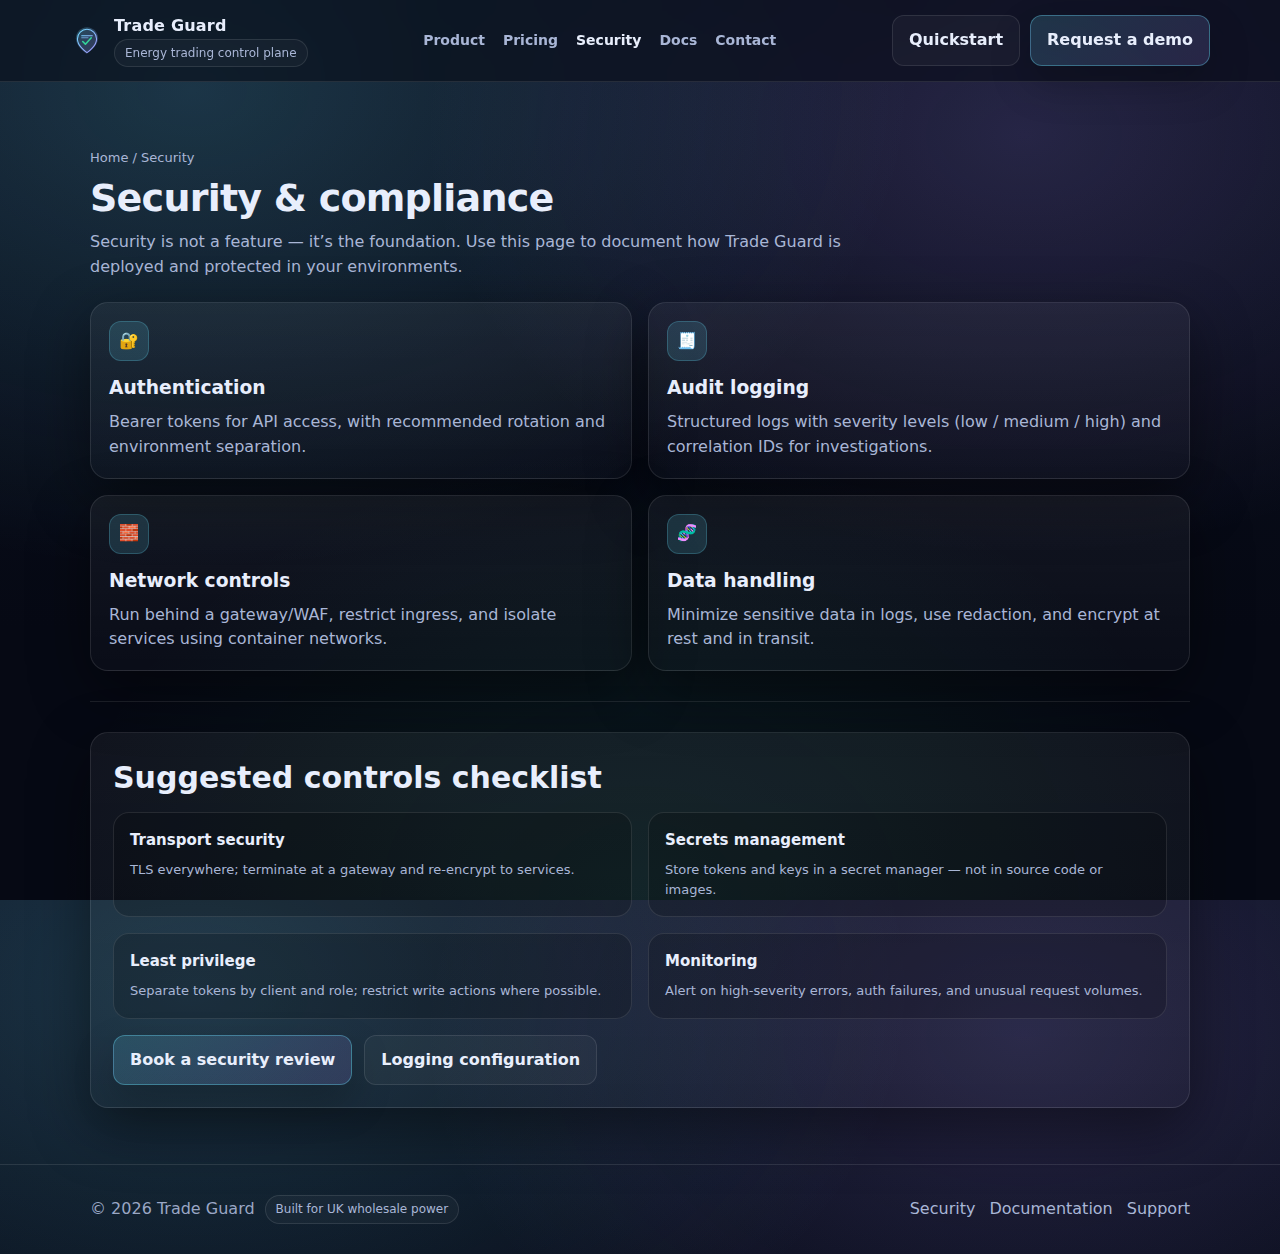
<file: security.html>
<!doctype html>
<html lang="en">
<head>
  <meta charset="utf-8" />
  <meta name="viewport" content="width=device-width, initial-scale=1" />
  <title>Trade Guard Security</title>
  <meta name="description" content="Security and compliance overview: bearer token auth, audit logging, network controls, data handling." />
  <meta property="og:title" content="Trade Guard Security" />
  <meta property="og:description" content="Security and compliance overview: bearer token auth, audit logging, network controls, data handling." />
  <meta property="og:type" content="website" />
  <meta name="theme-color" content="#0b1020" />
  <link rel="icon" href="assets/logo.svg" type="image/svg+xml" />
  <link rel="stylesheet" href="assets/styles.css" />
</head>
<body>

    <header class="nav">
      <div class="container nav-inner">
        <a class="brand" href="index.html">
          
<svg width="64" height="64" viewBox="0 0 64 64" fill="none" xmlns="http://www.w3.org/2000/svg" role="img" aria-label="Trade Guard logo">
  <defs>
    <linearGradient id="g" x1="8" y1="8" x2="56" y2="56" gradientUnits="userSpaceOnUse">
      <stop stop-color="#6ae4ff"/>
      <stop offset="1" stop-color="#a78bfa"/>
    </linearGradient>
  </defs>
  <path d="M32 6C20.4 6 11 15.4 11 27c0 15.6 18.8 28.3 20 29 1.2-.7 22-13.4 22-29C53 15.4 43.6 6 32 6Z" fill="url(#g)" opacity="0.25"/>
  <path d="M32 10c-9.9 0-18 8.1-18 18 0 12.9 14.9 23.9 18 25.9 3.1-2 18-13 18-25.9 0-9.9-8.1-18-18-18Z" stroke="url(#g)" stroke-width="2"/>
  <path d="M24 33l5 5 11-12" stroke="#34d399" stroke-width="3" stroke-linecap="round" stroke-linejoin="round"/>
  <path d="M22 22h20" stroke="url(#g)" stroke-width="2" stroke-linecap="round"/>
  <path d="M22 26h12" stroke="url(#g)" stroke-width="2" stroke-linecap="round" opacity="0.7"/>
</svg>

          <div>
            <div class="brand-name">Trade Guard</div>
            <div class="badge">Energy trading control plane</div>
          </div>
        </a>
        <nav class="menu" aria-label="Primary">
          <a href="product.html" >Product</a>
          <a href="pricing.html" >Pricing</a>
          <a href="security.html" style="color: var(--text)">Security</a>
          <a href="docs.html" >Docs</a>
          <a href="contact.html" >Contact</a>
        </nav>
        <div style="display:flex;gap:10px;align-items:center">
          <a class="cta secondary" href="docs.html#quickstart">Quickstart</a>
          <a class="cta" href="contact.html">Request a demo</a>
          <button id="hamburger" class="hamburger" aria-label="Open menu" aria-expanded="false">☰</button>
        </div>
        <div id="mobileMenu" class="mobile-menu" aria-label="Mobile">
          <a href="product.html">Product</a>
          <a href="pricing.html">Pricing</a>
          <a href="security.html">Security</a>
          <a href="docs.html">Docs</a>
          <a href="contact.html">Contact</a>
          <div class="divider"></div>
          <a href="docs.html#quickstart">Quickstart</a>
          <a href="contact.html">Request a demo</a>
        </div>
      </div>
    </header>
    
<main>

<section class="section">
  <div class="container">
    <div class="breadcrumbs"><a href="index.html">Home</a> / Security</div>
    <h1 class="page-title">Security & compliance</h1>
    <p class="sub">Security is not a feature — it’s the foundation. Use this page to document how Trade Guard is deployed and protected in your environments.</p>

    <div class="grid2">
      <div class="panel feature">
        <div class="icon">🔐</div>
        <h3>Authentication</h3>
        <p>Bearer tokens for API access, with recommended rotation and environment separation.</p>
      </div>
      <div class="panel feature">
        <div class="icon">🧾</div>
        <h3>Audit logging</h3>
        <p>Structured logs with severity levels (low / medium / high) and correlation IDs for investigations.</p>
      </div>
      <div class="panel feature">
        <div class="icon">🧱</div>
        <h3>Network controls</h3>
        <p>Run behind a gateway/WAF, restrict ingress, and isolate services using container networks.</p>
      </div>
      <div class="panel feature">
        <div class="icon">🧬</div>
        <h3>Data handling</h3>
        <p>Minimize sensitive data in logs, use redaction, and encrypt at rest and in transit.</p>
      </div>
    </div>

    <hr class="sep" />

    <div class="panel">
      <div class="panel-inner">
        <h2 style="margin:0 0 10px">Suggested controls checklist</h2>
        <div class="grid2">
          <div class="card"><h3>Transport security</h3><p>TLS everywhere; terminate at a gateway and re-encrypt to services.</p></div>
          <div class="card"><h3>Secrets management</h3><p>Store tokens and keys in a secret manager — not in source code or images.</p></div>
          <div class="card"><h3>Least privilege</h3><p>Separate tokens by client and role; restrict write actions where possible.</p></div>
          <div class="card"><h3>Monitoring</h3><p>Alert on high-severity errors, auth failures, and unusual request volumes.</p></div>
        </div>

        <div style="display:flex;gap:12px;flex-wrap:wrap;margin-top:16px">
          <a class="cta" href="contact.html">Book a security review</a>
          <a class="cta secondary" href="docs.html#logging">Logging configuration</a>
        </div>
      </div>
    </div>
  </div>
</section>

</main>

    <footer class="footer">
      <div class="container" style="display:flex;flex-wrap:wrap;gap:14px;align-items:center;justify-content:space-between">
        <div style="display:flex;gap:10px;align-items:center">
          <span style="opacity:.9">© <span id="y"></span> Trade Guard</span>
          <span class="badge">Built for UK wholesale power</span>
        </div>
        <div style="display:flex;gap:14px;flex-wrap:wrap">
          <a href="security.html">Security</a>
          <a href="docs.html">Documentation</a>
          <a href="contact.html">Support</a>
        </div>
      </div>
      <script>document.getElementById('y').textContent = new Date().getFullYear();</script>
    </footer>
    <div id="toast" class="toast" role="status" aria-live="polite">
      <h4 id="toastTitle">Saved</h4>
      <p id="toastMsg">Done.</p>
    </div>
    
<script src="assets/scripts.js"></script>
</body>
</html>
</file>
<file: assets/styles.css>
:root{
  --bg:#0b1020;
  --panel:#0f1733;
  --panel2:#0c142d;
  --text:#e8eefc;
  --muted:#a9b6d6;
  --brand:#6ae4ff;
  --brand2:#a78bfa;
  --ok:#34d399;
  --warn:#fbbf24;
  --danger:#fb7185;
  --border: rgba(255,255,255,.10);
  --shadow: 0 20px 60px rgba(0,0,0,.45);
  --radius: 18px;
  --max: 1140px;
  --font: ui-sans-serif, system-ui, -apple-system, Segoe UI, Roboto, Helvetica, Arial, "Apple Color Emoji", "Segoe UI Emoji";
}
*{box-sizing:border-box}
html,body{height:100%}
body{
  margin:0;
  font-family:var(--font);
  color:var(--text);
  background:
    radial-gradient(1200px 800px at 15% 10%, rgba(106,228,255,.18), transparent 60%),
    radial-gradient(1000px 700px at 80% 15%, rgba(167,139,250,.18), transparent 60%),
    radial-gradient(900px 700px at 50% 100%, rgba(52,211,153,.10), transparent 65%),
    linear-gradient(180deg, var(--bg), #060914 70%);
  line-height:1.55;
}
a{color:inherit;text-decoration:none}
.container{max-width:var(--max);margin:0 auto;padding:0 20px}
.nav{
  position:sticky;top:0;z-index:50;
  background: rgba(6,9,20,.55);
  backdrop-filter: blur(16px);
  border-bottom:1px solid var(--border);
}
.nav-inner{display:flex;align-items:center;justify-content:space-between;padding:14px 0;gap:14px}
.brand{display:flex;align-items:center;gap:10px}
.brand svg{width:34px;height:34px}
.brand-name{font-weight:700;letter-spacing:.2px}
.badge{
  font-size:12px;padding:4px 10px;border:1px solid var(--border);
  border-radius:999px;color:var(--muted);background:rgba(255,255,255,.03)
}
.menu{display:flex;align-items:center;gap:18px}
.menu a{color:var(--muted);font-weight:600;font-size:14px}
.menu a:hover{color:var(--text)}
.cta{
  display:inline-flex;align-items:center;justify-content:center;
  gap:10px;
  padding:12px 16px;border-radius:12px;
  border:1px solid rgba(106,228,255,.35);
  background: linear-gradient(135deg, rgba(106,228,255,.16), rgba(167,139,250,.16));
  box-shadow: 0 18px 40px rgba(0,0,0,.22);
  font-weight:700;
}
.cta:hover{transform: translateY(-1px)}
.cta.secondary{
  border:1px solid var(--border);
  background: rgba(255,255,255,.04);
  color: var(--text);
  font-weight:700;
  box-shadow:none;
}
.hamburger{display:none;border:1px solid var(--border);background:rgba(255,255,255,.03);padding:10px;border-radius:12px;color:var(--text)}
.hero{padding:72px 0 40px}
.kicker{color:var(--muted);font-weight:700;letter-spacing:.12em;text-transform:uppercase;font-size:12px}
h1{font-size:48px;line-height:1.05;margin:14px 0 14px;letter-spacing:-.02em}
.lead{color:var(--muted);font-size:18px;max-width:720px}
.hero-grid{display:grid;grid-template-columns: 1.2fr .8fr;gap:26px;align-items:stretch;margin-top:26px}
.panel{
  background: linear-gradient(180deg, rgba(255,255,255,.05), rgba(255,255,255,.02));
  border:1px solid var(--border);
  border-radius:var(--radius);
  box-shadow: var(--shadow);
}
.panel-inner{padding:22px}
.hero-cards{display:grid;grid-template-columns:1fr 1fr;gap:14px;margin-top:18px}
.card{
  background: rgba(0,0,0,.18);
  border:1px solid var(--border);
  border-radius:16px;
  padding:16px;
}
.card h3{margin:0 0 8px;font-size:15px}
.card p{margin:0;color:var(--muted);font-size:13px}
.pills{display:flex;flex-wrap:wrap;gap:10px;margin-top:16px}
.pill{font-size:12px;color:var(--muted);border:1px solid var(--border);border-radius:999px;padding:6px 10px;background:rgba(255,255,255,.03)}
.section{padding:56px 0}
.section h2{font-size:30px;margin:0 0 10px}
.section p.sub{color:var(--muted);max-width:780px;margin:0 0 22px}
.grid3{display:grid;grid-template-columns:repeat(3,1fr);gap:16px}
.grid2{display:grid;grid-template-columns:repeat(2,1fr);gap:16px}
.feature{padding:18px}
.feature .icon{
  width:40px;height:40px;border-radius:12px;
  display:flex;align-items:center;justify-content:center;
  background: rgba(106,228,255,.14);
  border: 1px solid rgba(106,228,255,.22);
  margin-bottom:12px;
}
.feature h3{margin:0 0 8px}
.feature p{margin:0;color:var(--muted)}
hr.sep{border:none;border-top:1px solid var(--border);margin:30px 0}
.stats{display:grid;grid-template-columns:repeat(4,1fr);gap:12px;margin-top:12px}
.stat{padding:16px;border-radius:16px;border:1px solid var(--border);background:rgba(255,255,255,.03)}
.stat b{font-size:22px;display:block}
.stat span{color:var(--muted);font-size:12px}
.quote{padding:18px}
.quote p{margin:0 0 10px;color:var(--text);font-weight:650}
.quote span{color:var(--muted);font-size:13px}
.pricing{padding:20px}
.price{font-size:36px;font-weight:800;margin:8px 0}
.small{color:var(--muted);font-size:12px}
ul.clean{margin:12px 0 0;padding:0;list-style:none}
ul.clean li{margin:10px 0;color:var(--muted);display:flex;gap:10px}
.check{width:18px;height:18px;border-radius:6px;background:rgba(52,211,153,.16);border:1px solid rgba(52,211,153,.35);display:inline-flex;align-items:center;justify-content:center;margin-top:2px;flex:0 0 auto}
.footer{padding:30px 0;border-top:1px solid var(--border);color:var(--muted)}
.footer a{color:var(--muted)}
.footer a:hover{color:var(--text)}
.breadcrumbs{color:var(--muted);font-size:13px;margin-top:10px}
.page-title{font-size:38px;margin:10px 0 12px;letter-spacing:-.02em}
.form{
  display:grid;gap:12px
}
.input{
  width:100%;
  padding:12px 12px;
  border-radius:14px;
  border:1px solid var(--border);
  background: rgba(255,255,255,.03);
  color: var(--text);
  outline:none;
}
textarea.input{min-height:120px;resize:vertical}
.note{color:var(--muted);font-size:13px}
.toast{
  position: fixed;
  right: 16px;
  bottom: 16px;
  max-width: 360px;
  background: rgba(15, 23, 51, .92);
  border: 1px solid var(--border);
  border-radius: 16px;
  padding: 14px;
  box-shadow: var(--shadow);
  display:none;
}
.toast.show{display:block}
.toast h4{margin:0 0 6px;font-size:14px}
.toast p{margin:0;color:var(--muted);font-size:13px}
.mobile-menu{display:none}
@media (max-width: 980px){
  h1{font-size:40px}
  .hero-grid{grid-template-columns:1fr;gap:16px}
  .grid3{grid-template-columns:1fr}
  .grid2{grid-template-columns:1fr}
  .stats{grid-template-columns:repeat(2,1fr)}
  .menu{display:none}
  .hamburger{display:inline-flex}
  .mobile-menu{
    display:none;
    position:absolute;
    left:20px; right:20px;
    top:64px;
    background: rgba(6,9,20,.92);
    backdrop-filter: blur(16px);
    border:1px solid var(--border);
    border-radius:16px;
    padding:10px;
    box-shadow: var(--shadow);
  }
  .mobile-menu a{
    display:block;padding:12px 12px;border-radius:12px;
    color:var(--muted);font-weight:650;font-size:14px
  }
  .mobile-menu a:hover{background:rgba(255,255,255,.04);color:var(--text)}
  .mobile-menu .divider{height:1px;background:var(--border);margin:8px 0}
}
</file>
